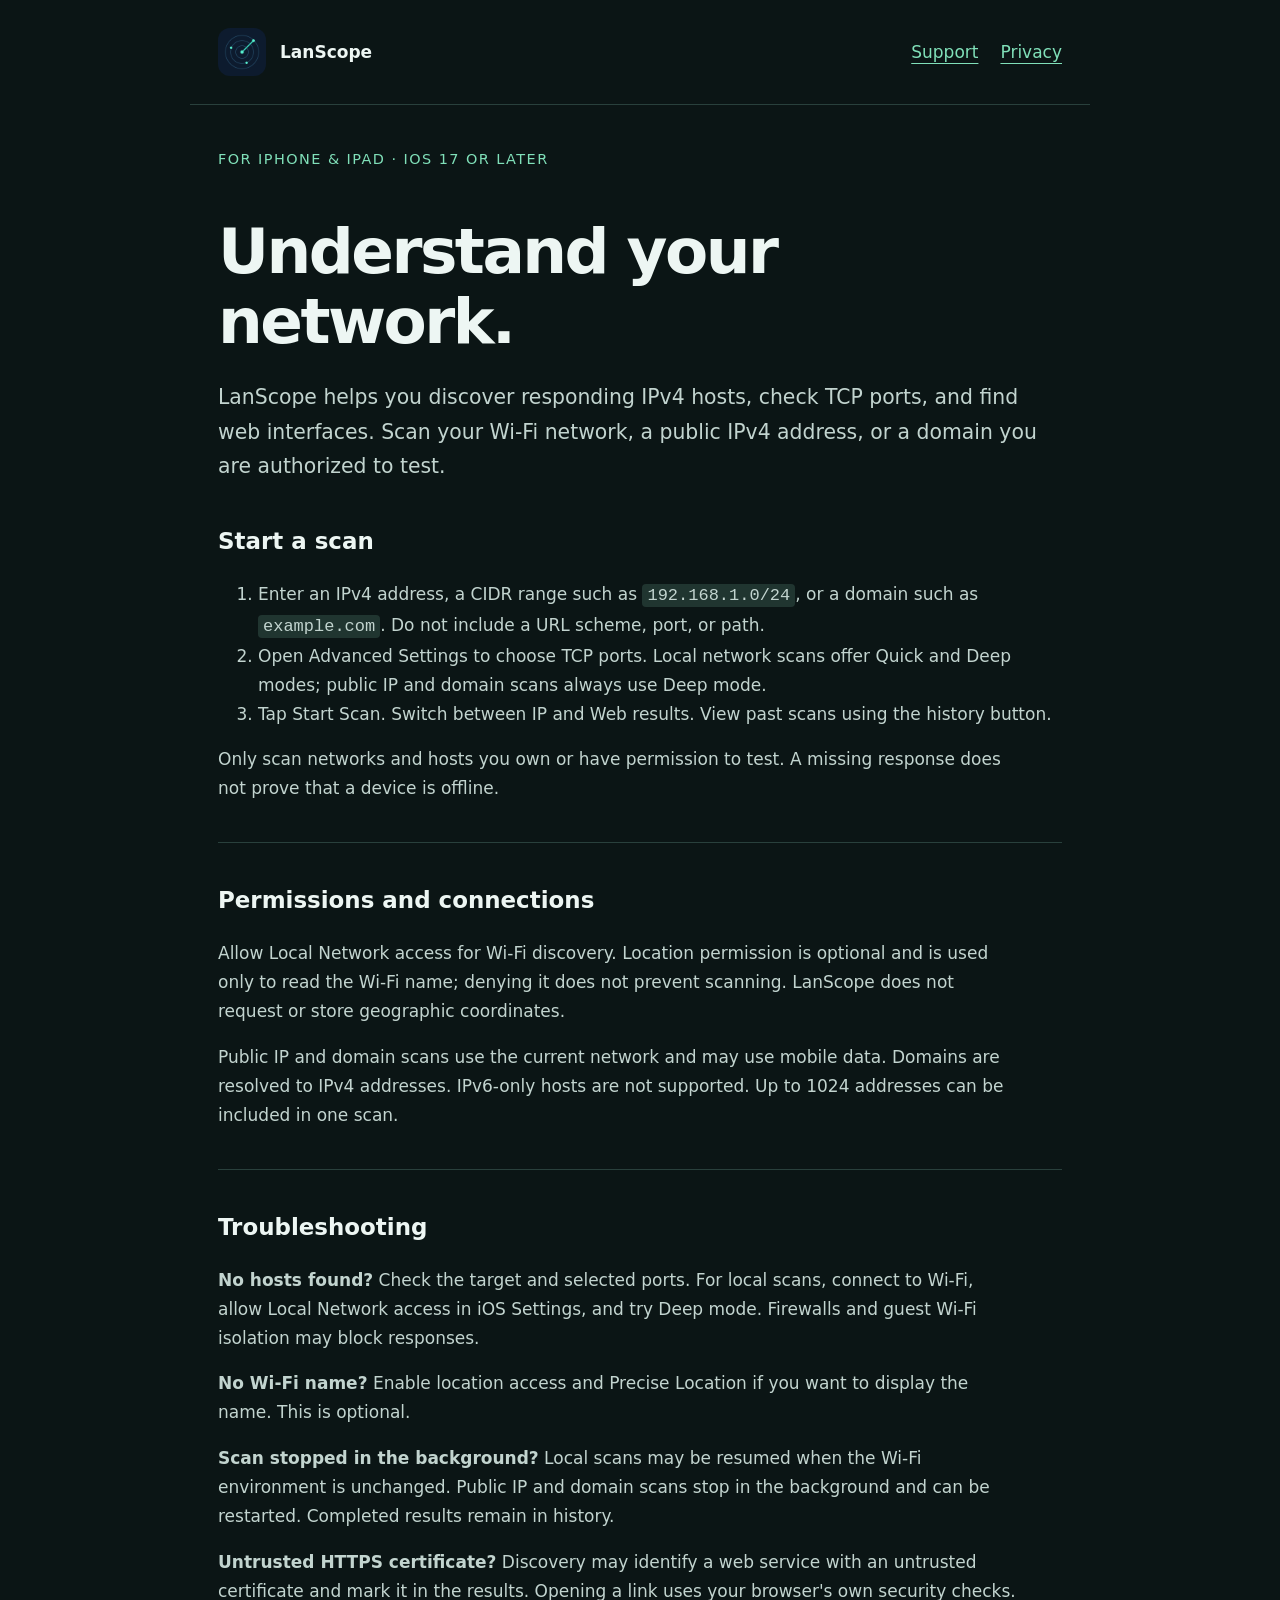
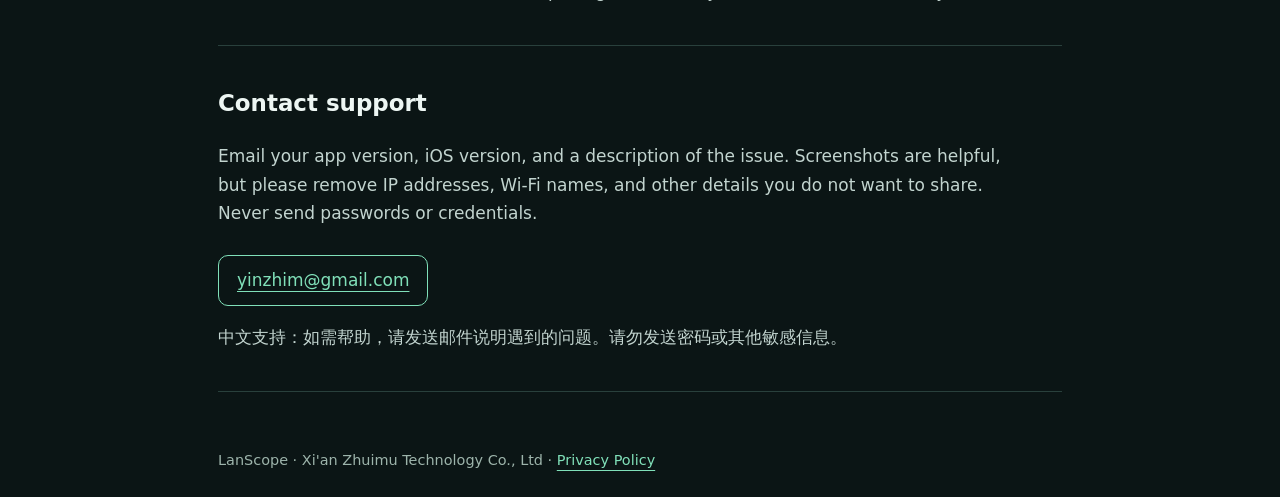
<file: release/website/index.html>
<!doctype html>
<html lang="en"><head><meta charset="utf-8"><meta name="viewport" content="width=device-width,initial-scale=1"><title>LanScope — Help & Support</title><meta name="description" content="Help and support for LanScope, an IPv4 network and domain scanner for iPhone and iPad."><link rel="stylesheet" href="style.css"></head>
<body><header><img src="icon.png" alt="LanScope icon"><strong>LanScope</strong><nav><a href="index.html" aria-current="page">Support</a><a href="privacy.html">Privacy</a></nav></header><main>
<p class="eyebrow">For iPhone & iPad · iOS 17 or later</p><h1>Understand your network.</h1><p class="lead">LanScope helps you discover responding IPv4 hosts, check TCP ports, and find web interfaces. Scan your Wi-Fi network, a public IPv4 address, or a domain you are authorized to test.</p>
<section><h2>Start a scan</h2><ol><li>Enter an IPv4 address, a CIDR range such as <code>192.168.1.0/24</code>, or a domain such as <code>example.com</code>. Do not include a URL scheme, port, or path.</li><li>Open Advanced Settings to choose TCP ports. Local network scans offer Quick and Deep modes; public IP and domain scans always use Deep mode.</li><li>Tap Start Scan. Switch between IP and Web results. View past scans using the history button.</li></ol><p>Only scan networks and hosts you own or have permission to test. A missing response does not prove that a device is offline.</p></section>
<section><h2>Permissions and connections</h2><p>Allow Local Network access for Wi-Fi discovery. Location permission is optional and is used only to read the Wi-Fi name; denying it does not prevent scanning. LanScope does not request or store geographic coordinates.</p><p>Public IP and domain scans use the current network and may use mobile data. Domains are resolved to IPv4 addresses. IPv6-only hosts are not supported. Up to 1024 addresses can be included in one scan.</p></section>
<section><h2>Troubleshooting</h2><p><strong>No hosts found?</strong> Check the target and selected ports. For local scans, connect to Wi-Fi, allow Local Network access in iOS Settings, and try Deep mode. Firewalls and guest Wi-Fi isolation may block responses.</p><p><strong>No Wi-Fi name?</strong> Enable location access and Precise Location if you want to display the name. This is optional.</p><p><strong>Scan stopped in the background?</strong> Local scans may be resumed when the Wi-Fi environment is unchanged. Public IP and domain scans stop in the background and can be restarted. Completed results remain in history.</p><p><strong>Untrusted HTTPS certificate?</strong> Discovery may identify a web service with an untrusted certificate and mark it in the results. Opening a link uses your browser's own security checks.</p></section>
<section><h2>Contact support</h2><p>Email your app version, iOS version, and a description of the issue. Screenshots are helpful, but please remove IP addresses, Wi-Fi names, and other details you do not want to share. Never send passwords or credentials.</p><a class="contact" href="mailto:yinzhim@gmail.com">yinzhim@gmail.com</a><p>中文支持：如需帮助，请发送邮件说明遇到的问题。请勿发送密码或其他敏感信息。</p></section>
</main><footer>LanScope · Xi'an Zhuimu Technology Co., Ltd · <a href="privacy.html">Privacy Policy</a></footer></body></html>
</file>
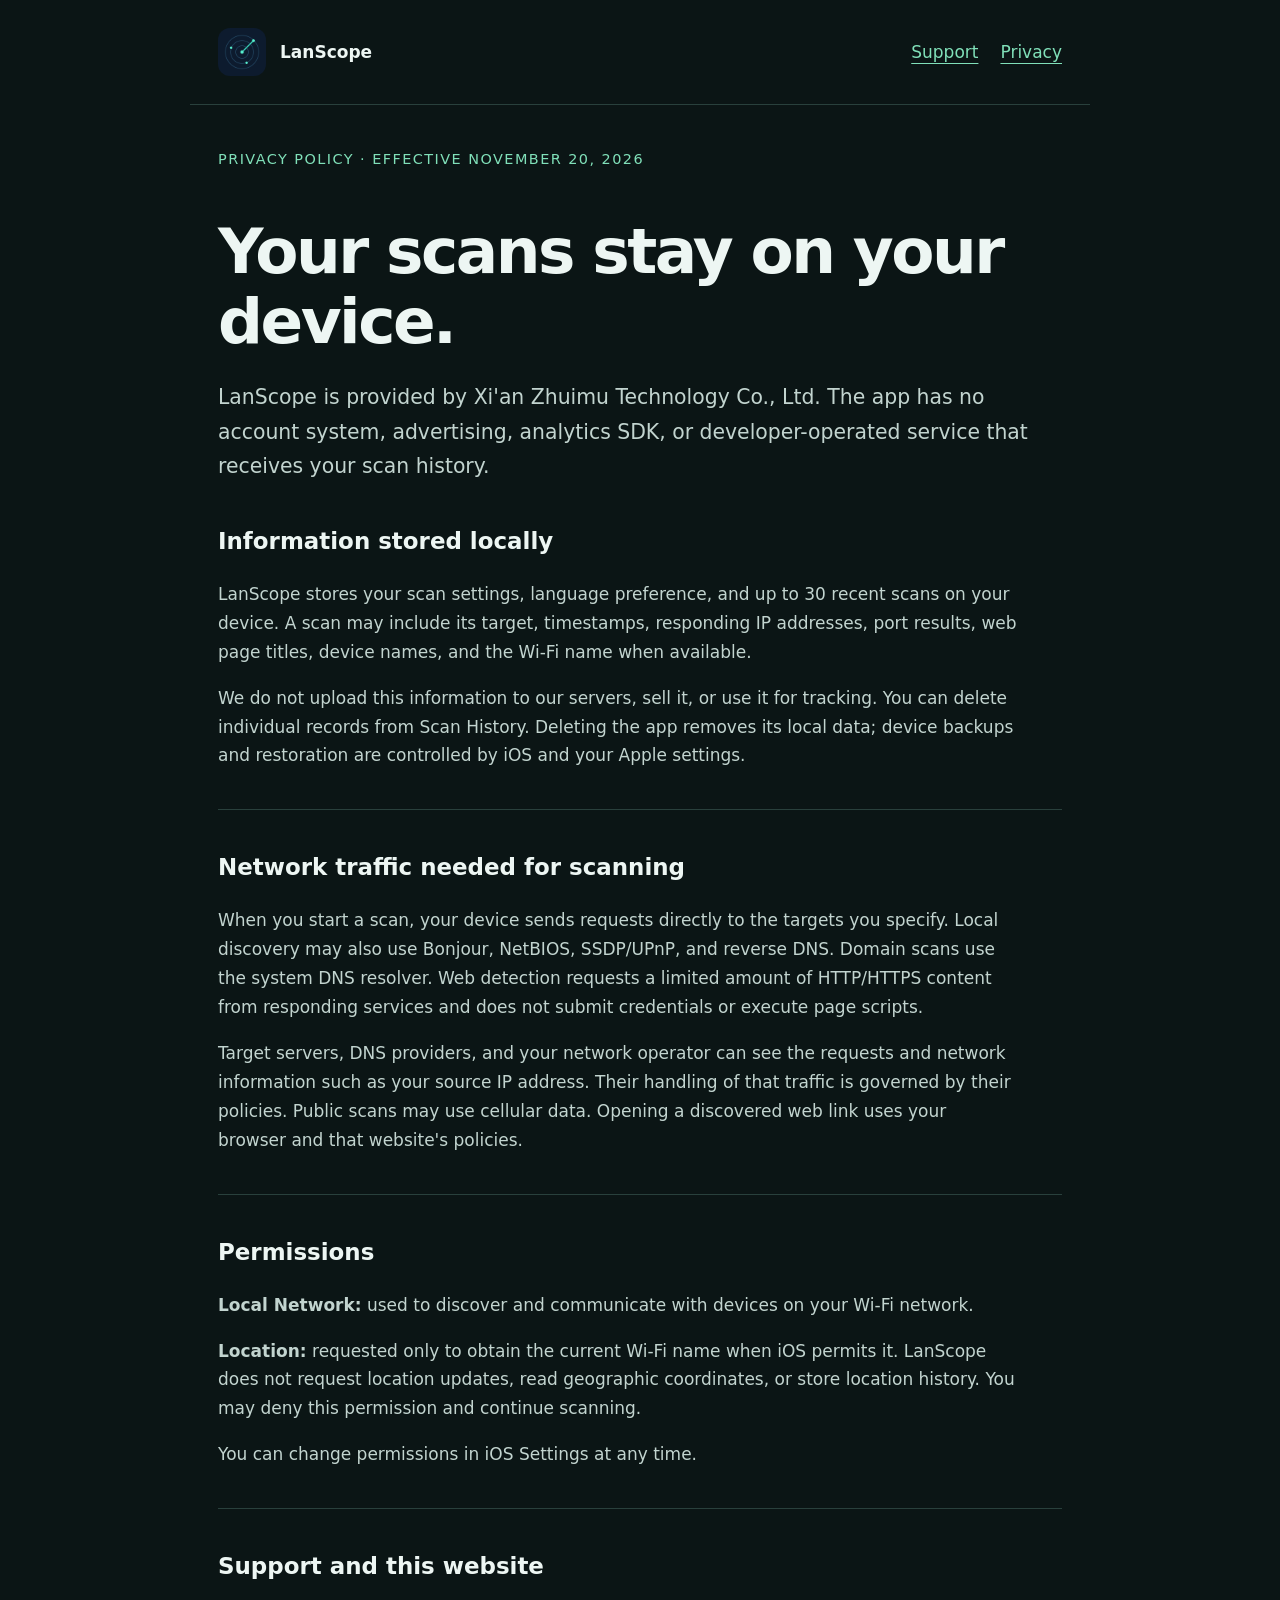
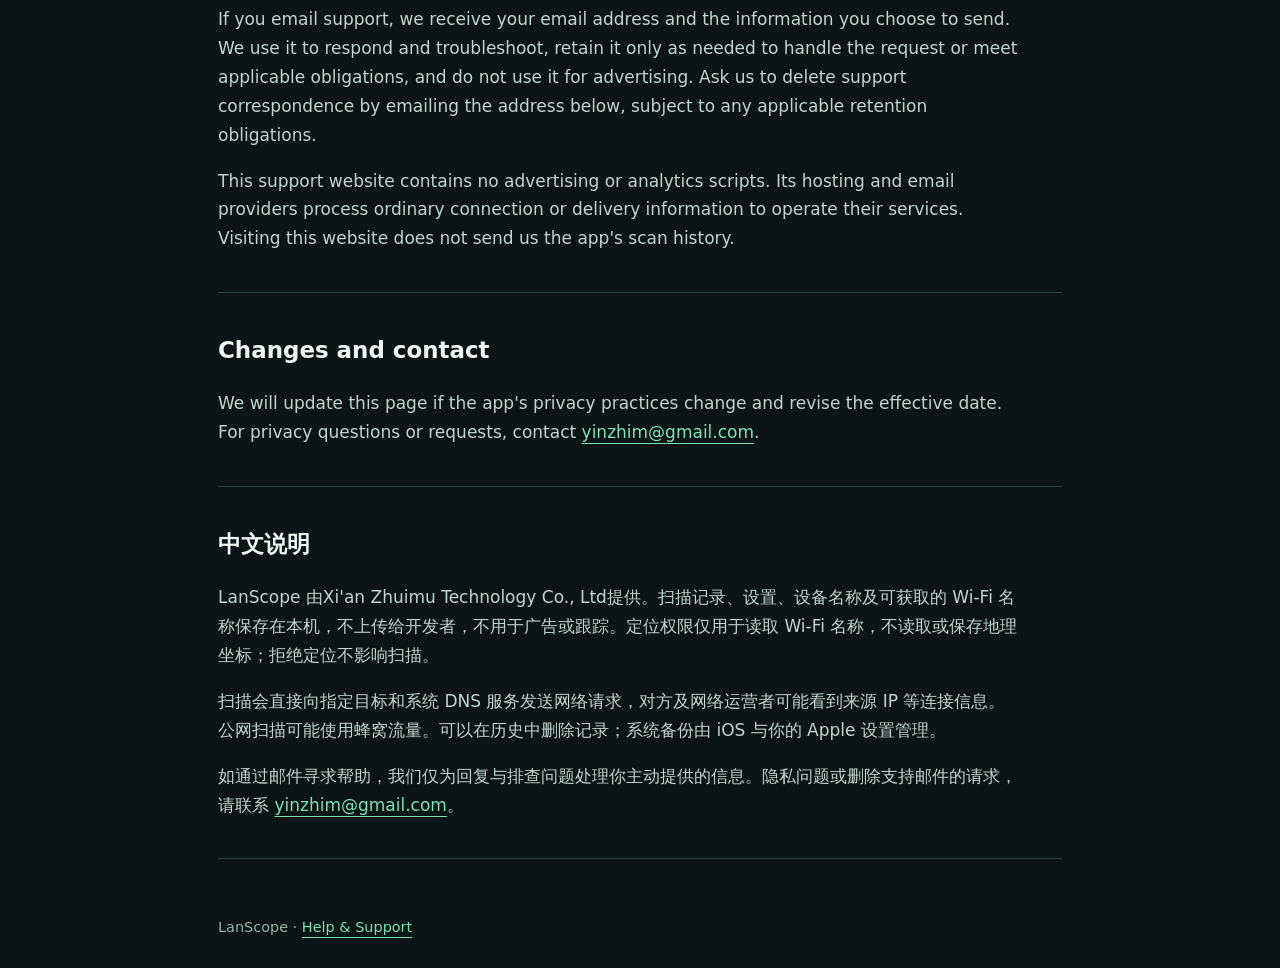
<file: release/website/privacy.html>
<!doctype html>
<html lang="en"><head><meta charset="utf-8"><meta name="viewport" content="width=device-width,initial-scale=1"><title>LanScope — Privacy Policy</title><meta name="description" content="How LanScope handles local scan results, permissions, and network requests."><link rel="stylesheet" href="style.css"></head>
<body><header><img src="icon.png" alt="LanScope icon"><strong>LanScope</strong><nav><a href="index.html">Support</a><a href="privacy.html" aria-current="page">Privacy</a></nav></header><main>
<p class="eyebrow">Privacy Policy · Effective November 20, 2026</p><h1>Your scans stay on your device.</h1><p class="lead">LanScope is provided by Xi'an Zhuimu Technology Co., Ltd. The app has no account system, advertising, analytics SDK, or developer-operated service that receives your scan history.</p>
<section><h2>Information stored locally</h2><p>LanScope stores your scan settings, language preference, and up to 30 recent scans on your device. A scan may include its target, timestamps, responding IP addresses, port results, web page titles, device names, and the Wi-Fi name when available.</p><p>We do not upload this information to our servers, sell it, or use it for tracking. You can delete individual records from Scan History. Deleting the app removes its local data; device backups and restoration are controlled by iOS and your Apple settings.</p></section>
<section><h2>Network traffic needed for scanning</h2><p>When you start a scan, your device sends requests directly to the targets you specify. Local discovery may also use Bonjour, NetBIOS, SSDP/UPnP, and reverse DNS. Domain scans use the system DNS resolver. Web detection requests a limited amount of HTTP/HTTPS content from responding services and does not submit credentials or execute page scripts.</p><p>Target servers, DNS providers, and your network operator can see the requests and network information such as your source IP address. Their handling of that traffic is governed by their policies. Public scans may use cellular data. Opening a discovered web link uses your browser and that website's policies.</p></section>
<section><h2>Permissions</h2><p><strong>Local Network:</strong> used to discover and communicate with devices on your Wi-Fi network.</p><p><strong>Location:</strong> requested only to obtain the current Wi-Fi name when iOS permits it. LanScope does not request location updates, read geographic coordinates, or store location history. You may deny this permission and continue scanning.</p><p>You can change permissions in iOS Settings at any time.</p></section>
<section><h2>Support and this website</h2><p>If you email support, we receive your email address and the information you choose to send. We use it to respond and troubleshoot, retain it only as needed to handle the request or meet applicable obligations, and do not use it for advertising. Ask us to delete support correspondence by emailing the address below, subject to any applicable retention obligations.</p><p>This support website contains no advertising or analytics scripts. Its hosting and email providers process ordinary connection or delivery information to operate their services. Visiting this website does not send us the app's scan history.</p></section>
<section><h2>Changes and contact</h2><p>We will update this page if the app's privacy practices change and revise the effective date. For privacy questions or requests, contact <a href="mailto:yinzhim@gmail.com">yinzhim@gmail.com</a>.</p></section>
<section lang="zh-Hans"><h2>中文说明</h2><p>LanScope 由Xi'an Zhuimu Technology Co., Ltd提供。扫描记录、设置、设备名称及可获取的 Wi-Fi 名称保存在本机，不上传给开发者，不用于广告或跟踪。定位权限仅用于读取 Wi-Fi 名称，不读取或保存地理坐标；拒绝定位不影响扫描。</p><p>扫描会直接向指定目标和系统 DNS 服务发送网络请求，对方及网络运营者可能看到来源 IP 等连接信息。公网扫描可能使用蜂窝流量。可以在历史中删除记录；系统备份由 iOS 与你的 Apple 设置管理。</p><p>如通过邮件寻求帮助，我们仅为回复与排查问题处理你主动提供的信息。隐私问题或删除支持邮件的请求，请联系 <a href="mailto:yinzhim@gmail.com">yinzhim@gmail.com</a>。</p></section>
</main><footer>LanScope · <a href="index.html">Help & Support</a></footer></body></html>
</file>
<file: release/website/style.css>
:root{color-scheme:dark;font-family:system-ui,-apple-system,BlinkMacSystemFont,"Segoe UI",sans-serif;color:#edf6f3;background:#0b1515;font-size:17px;line-height:1.7}*{box-sizing:border-box}body{margin:0}main,header,footer{max-width:900px;margin:auto;padding:28px}header{display:flex;align-items:center;gap:14px;border-bottom:1px solid #29403c}header img{width:48px;height:48px;border-radius:12px}nav{margin-left:auto;display:flex;gap:22px}a{color:#80e0b9;text-underline-offset:5px}h1{font-size:clamp(2rem,6vw,3.7rem);line-height:1.12;letter-spacing:-.04em;margin:45px 0 22px}h2{font-size:1.35rem;margin-top:38px}p,li{max-width:74ch;color:#c2d4cf}.eyebrow{color:#80e0b9;letter-spacing:.1em;font-size:.85rem;text-transform:uppercase}.lead{font-size:1.2rem}section{padding-bottom:22px;border-bottom:1px solid #29403c}.contact{display:inline-block;padding:10px 18px;border:1px solid #80e0b9;border-radius:10px;margin-top:10px}footer{font-size:.85rem;color:#9db4ab}code{background:#203530;padding:2px 5px;border-radius:4px}@media(max-width:520px){main,header,footer{padding:20px}nav{gap:12px}header strong{display:none}}
</file>
